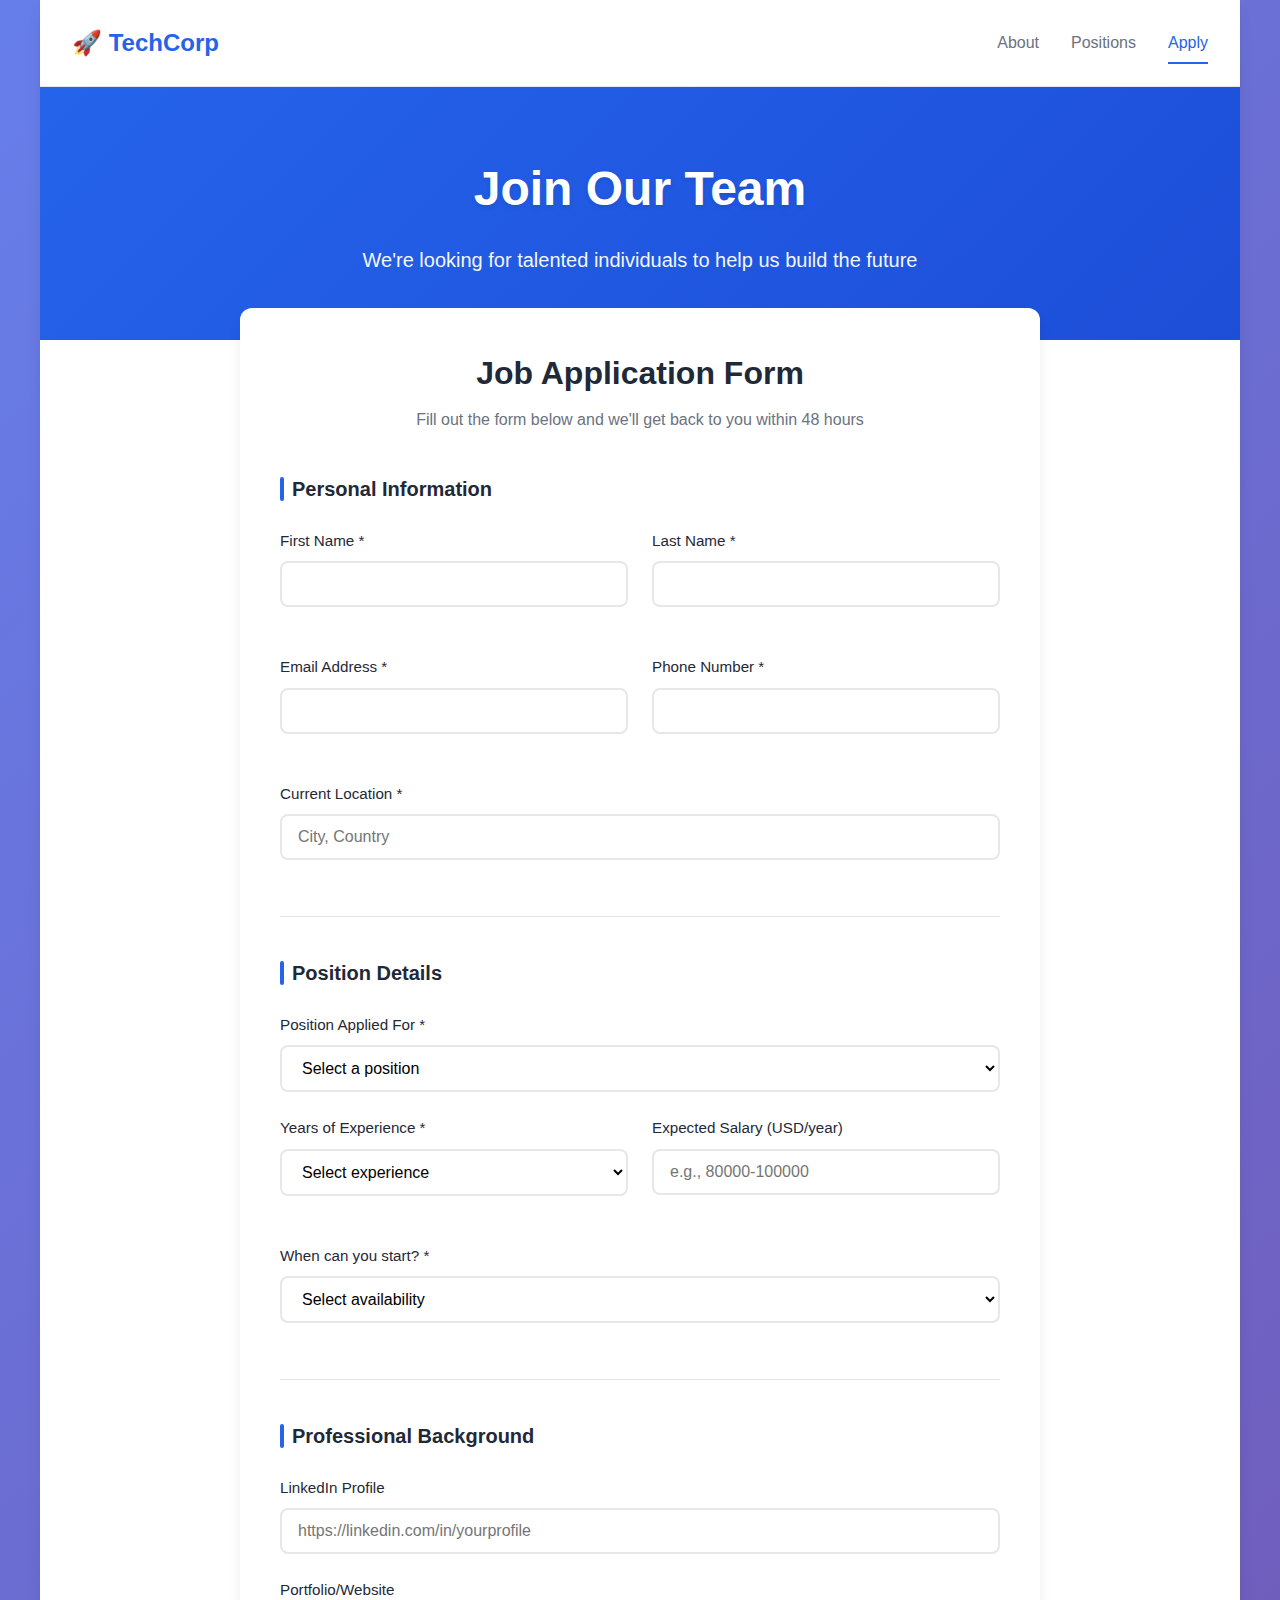
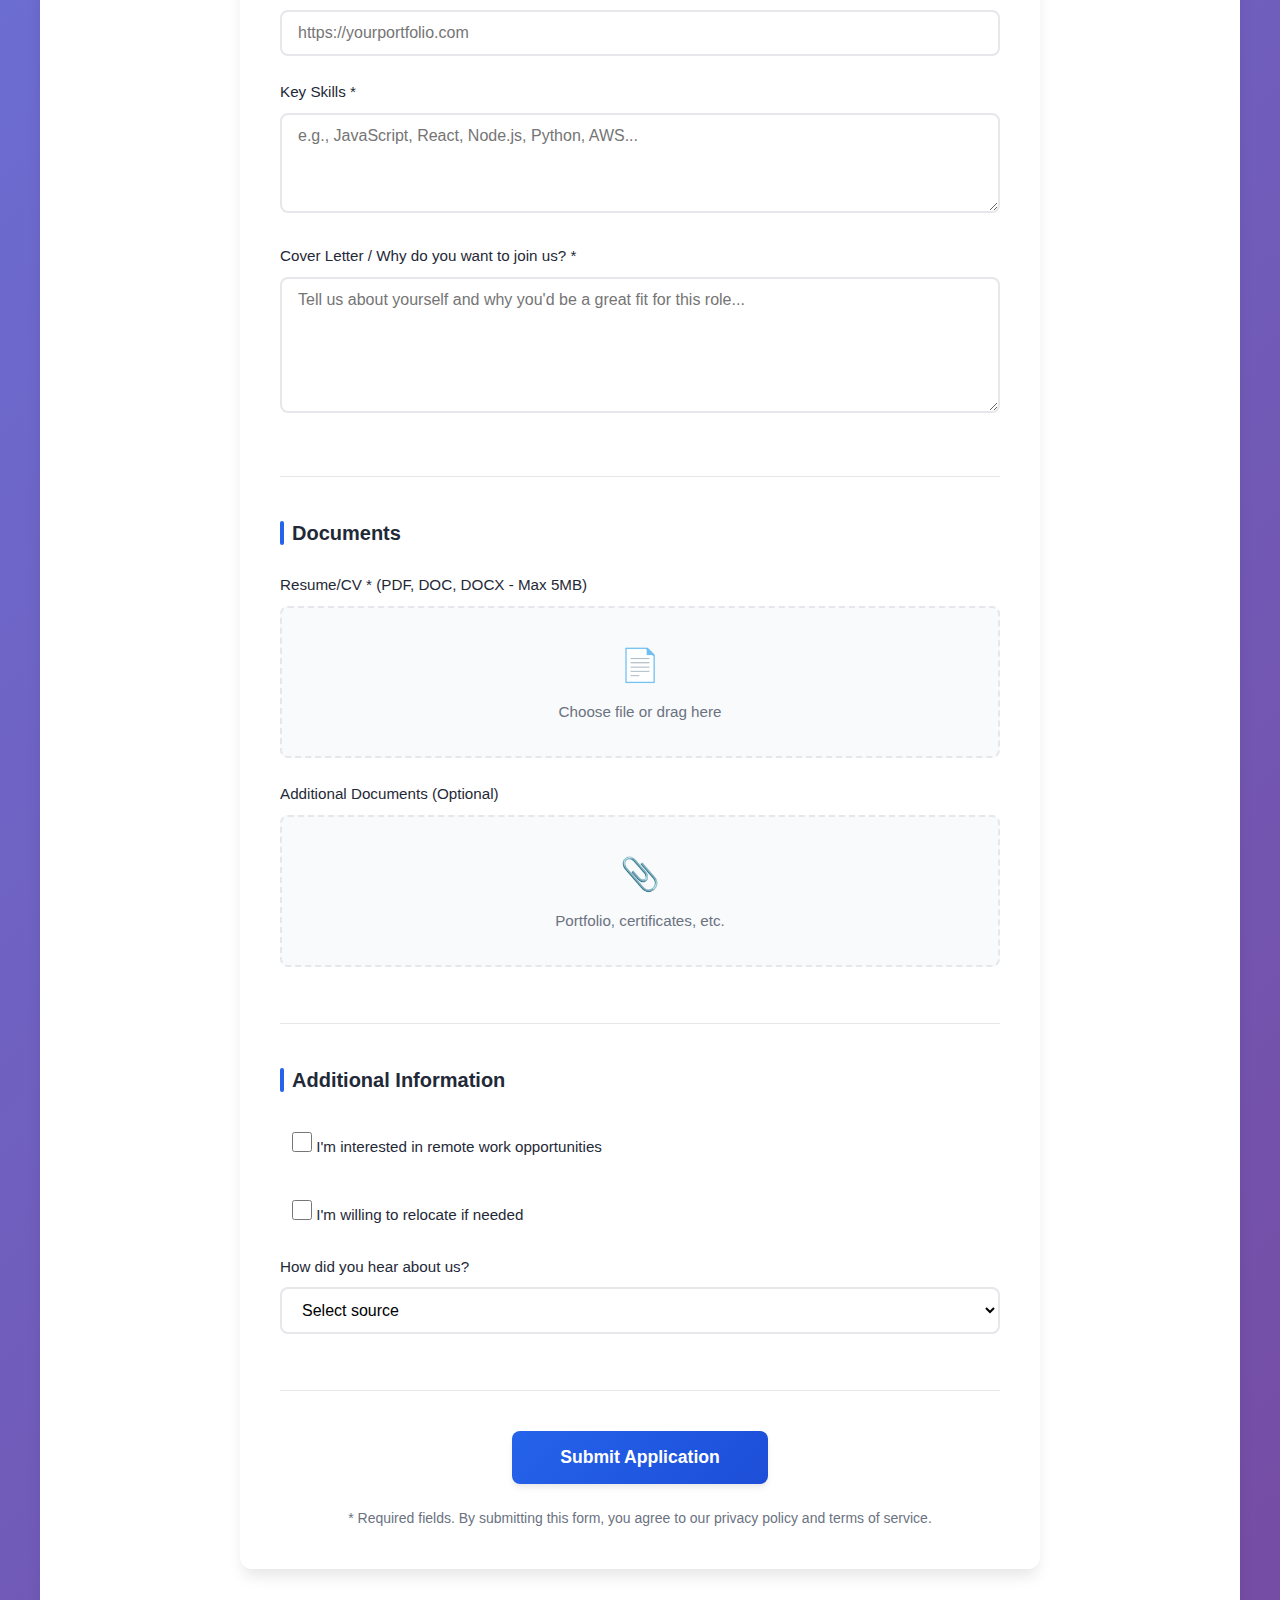
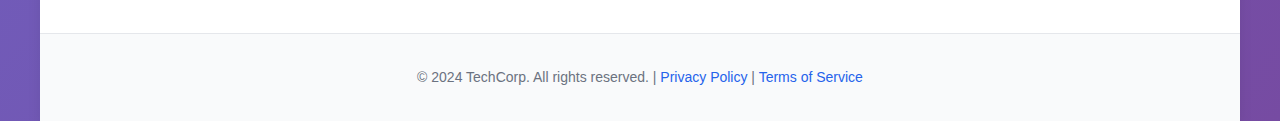
<file: test/index.html>
<!DOCTYPE html>
<html lang="en">

<head>
    <meta charset="UTF-8">
    <meta name="viewport" content="width=device-width, initial-scale=1.0">
    <title>Career Opportunities - Job Application</title>
    <link rel="stylesheet" href="style.css">
</head>

<body>
    <div class="container">
        <header class="header">
            <div class="logo">🚀 TechCorp</div>
            <nav class="nav">
                <a href="#about">About</a>
                <a href="#positions">Positions</a>
                <a href="#apply" class="active">Apply</a>
            </nav>
        </header>

        <main class="main-content">
            <div class="hero-section">
                <h1 class="hero-title">Join Our Team</h1>
                <p class="hero-subtitle">We're looking for talented individuals to help us build the future</p>
            </div>

            <div class="form-container">
                <div class="form-header">
                    <h2>Job Application Form</h2>
                    <p>Fill out the form below and we'll get back to you within 48 hours</p>
                </div>

                <div id="alert-container"></div>

                <form id="application-form" class="application-form" enctype="multipart/form-data">
                    <!-- Personal Information -->
                    <div class="form-section">
                        <h3 class="section-title">Personal Information</h3>

                        <div class="form-row">
                            <div class="form-group">
                                <label for="firstName">First Name *</label>
                                <input type="text" id="firstName" name="first_name" required>
                            </div>
                            <div class="form-group">
                                <label for="lastName">Last Name *</label>
                                <input type="text" id="lastName" name="last_name" required>
                            </div>
                        </div>

                        <div class="form-row">
                            <div class="form-group">
                                <label for="email">Email Address *</label>
                                <input type="email" id="email" name="email" required>
                            </div>
                            <div class="form-group">
                                <label for="phone">Phone Number *</label>
                                <input type="tel" id="phone" name="phone" required>
                            </div>
                        </div>

                        <div class="form-group">
                            <label for="location">Current Location *</label>
                            <input type="text" id="location" name="location" placeholder="City, Country" required>
                        </div>
                    </div>

                    <!-- Position Details -->
                    <div class="form-section">
                        <h3 class="section-title">Position Details</h3>

                        <div class="form-group">
                            <label for="position">Position Applied For *</label>
                            <select id="position" name="position" required>
                                <option value="">Select a position</option>
                                <option value="Senior Software Engineer">Senior Software Engineer</option>
                                <option value="Frontend Developer">Frontend Developer</option>
                                <option value="Backend Developer">Backend Developer</option>
                                <option value="Full Stack Developer">Full Stack Developer</option>
                                <option value="DevOps Engineer">DevOps Engineer</option>
                                <option value="Product Manager">Product Manager</option>
                                <option value="UI/UX Designer">UI/UX Designer</option>
                                <option value="Data Scientist">Data Scientist</option>
                                <option value="Marketing Manager">Marketing Manager</option>
                            </select>
                        </div>

                        <div class="form-row">
                            <div class="form-group">
                                <label for="experience">Years of Experience *</label>
                                <select id="experience" name="years_of_experience" required>
                                    <option value="">Select experience</option>
                                    <option value="0-1">0-1 years</option>
                                    <option value="1-3">1-3 years</option>
                                    <option value="3-5">3-5 years</option>
                                    <option value="5-10">5-10 years</option>
                                    <option value="10+">10+ years</option>
                                </select>
                            </div>
                            <div class="form-group">
                                <label for="salary">Expected Salary (USD/year)</label>
                                <input type="text" id="salary" name="expected_salary" placeholder="e.g., 80000-100000">
                            </div>
                        </div>

                        <div class="form-group">
                            <label for="availability">When can you start? *</label>
                            <select id="availability" name="availability" required>
                                <option value="">Select availability</option>
                                <option value="Immediately">Immediately</option>
                                <option value="2 weeks">2 weeks notice</option>
                                <option value="1 month">1 month notice</option>
                                <option value="2-3 months">2-3 months</option>
                            </select>
                        </div>
                    </div>

                    <!-- Professional Background -->
                    <div class="form-section">
                        <h3 class="section-title">Professional Background</h3>

                        <div class="form-group">
                            <label for="linkedin">LinkedIn Profile</label>
                            <input type="url" id="linkedin" name="linkedin_url"
                                placeholder="https://linkedin.com/in/yourprofile">
                        </div>

                        <div class="form-group">
                            <label for="portfolio">Portfolio/Website</label>
                            <input type="url" id="portfolio" name="portfolio_url"
                                placeholder="https://yourportfolio.com">
                        </div>

                        <div class="form-group">
                            <label for="skills">Key Skills *</label>
                            <textarea id="skills" name="key_skills" rows="3"
                                placeholder="e.g., JavaScript, React, Node.js, Python, AWS..." required></textarea>
                        </div>

                        <div class="form-group">
                            <label for="coverLetter">Cover Letter / Why do you want to join us? *</label>
                            <textarea id="coverLetter" name="cover_letter" rows="6"
                                placeholder="Tell us about yourself and why you'd be a great fit for this role..."
                                required></textarea>
                        </div>
                    </div>

                    <!-- Documents -->
                    <div class="form-section">
                        <h3 class="section-title">Documents</h3>

                        <div class="form-group">
                            <label for="resume">Resume/CV * (PDF, DOC, DOCX - Max 5MB)</label>
                            <div class="file-input-wrapper">
                                <input type="file" id="resume" name="resume" accept=".pdf,.doc,.docx" required>
                                <div class="file-input-display">
                                    <span class="file-icon">📄</span>
                                    <span class="file-text">Choose file or drag here</span>
                                </div>
                            </div>
                        </div>

                        <div class="form-group">
                            <label for="additional">Additional Documents (Optional)</label>
                            <div class="file-input-wrapper">
                                <input type="file" id="additional" name="additional_documents" accept=".pdf,.doc,.docx">
                                <div class="file-input-display">
                                    <span class="file-icon">📎</span>
                                    <span class="file-text">Portfolio, certificates, etc.</span>
                                </div>
                            </div>
                        </div>
                    </div>

                    <!-- Additional Information -->
                    <div class="form-section">
                        <h3 class="section-title">Additional Information</h3>

                        <div class="form-group checkbox-group">
                            <label class="checkbox-label">
                                <input type="checkbox" name="remote_work" value="yes">
                                <span>I'm interested in remote work opportunities</span>
                            </label>
                        </div>

                        <div class="form-group checkbox-group">
                            <label class="checkbox-label">
                                <input type="checkbox" name="relocation" value="yes">
                                <span>I'm willing to relocate if needed</span>
                            </label>
                        </div>

                        <div class="form-group">
                            <label for="referral">How did you hear about us?</label>
                            <select id="referral" name="referral_source">
                                <option value="">Select source</option>
                                <option value="LinkedIn">LinkedIn</option>
                                <option value="Indeed">Indeed</option>
                                <option value="Company Website">Company Website</option>
                                <option value="Employee Referral">Employee Referral</option>
                                <option value="Job Board">Job Board</option>
                                <option value="Social Media">Social Media</option>
                                <option value="Other">Other</option>
                            </select>
                        </div>
                    </div>

                    <!-- Submit Button -->
                    <div class="form-actions">
                        <button type="submit" class="submit-btn" id="submitBtn">
                            <span id="submitText">Submit Application</span>
                            <span id="submitSpinner" class="spinner hidden">Submitting...</span>
                        </button>
                    </div>

                    <p class="form-note">
                        * Required fields. By submitting this form, you agree to our privacy policy and terms of
                        service.
                    </p>
                </form>
            </div>
        </main>

        <footer class="footer">
            <p>&copy; 2024 TechCorp. All rights reserved. | <a href="#privacy">Privacy Policy</a> | <a
                    href="#terms">Terms of Service</a></p>
        </footer>
    </div>

    <script src="script.js"></script>
</body>

</html>
</file>
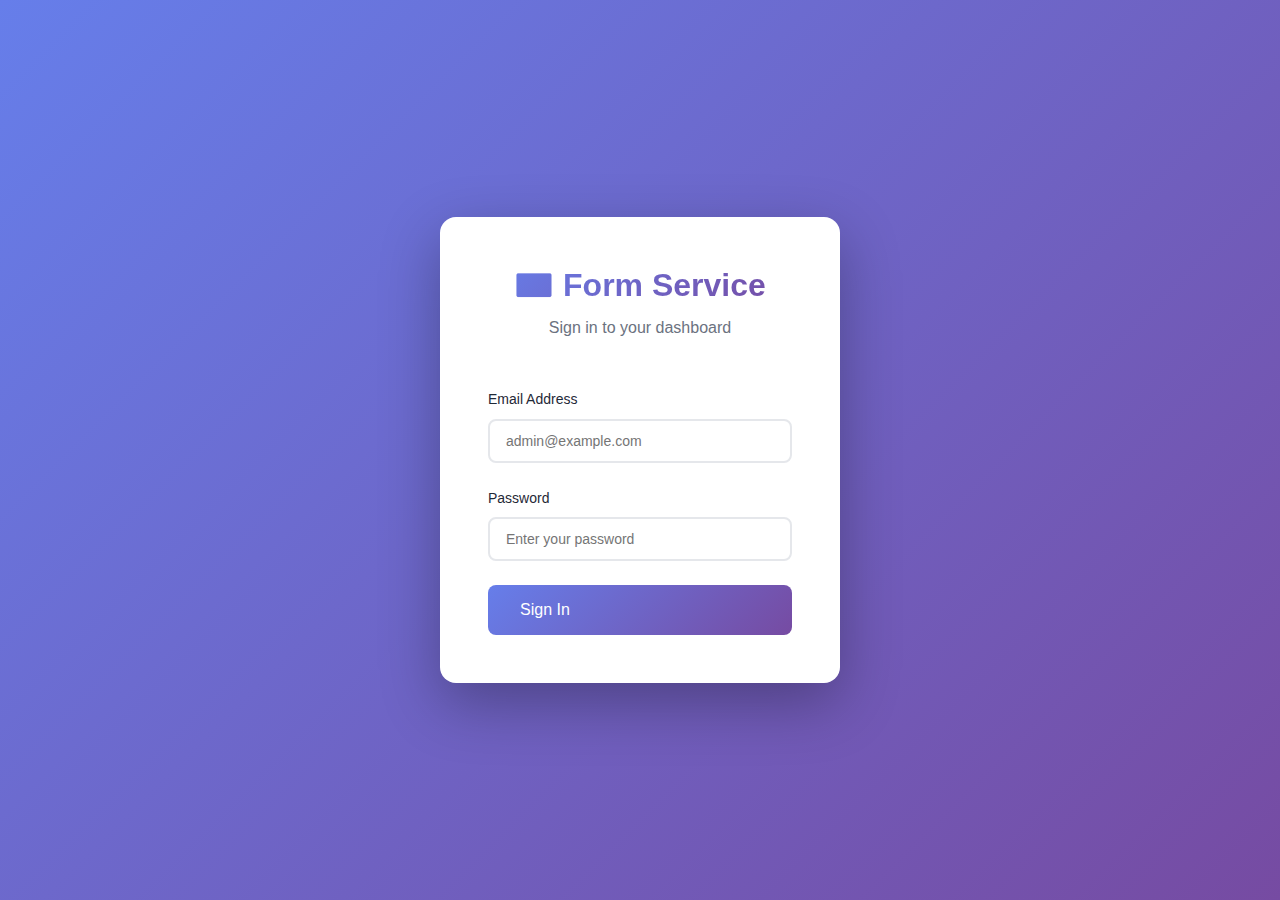
<file: templates/login.html>
<!DOCTYPE html>
<html lang="en">
<head>
    <meta charset="UTF-8">
    <meta name="viewport" content="width=device-width, initial-scale=1.0">
    <title>Login - Form Service</title>
    <link rel="stylesheet" href="/static/css/style.css">
</head>
<body>
    <div class="login-container">
        <div class="login-card">
            <div class="login-header">
                <h1 class="login-title">📧 Form Service</h1>
                <p class="text-muted">Sign in to your dashboard</p>
            </div>

            <div id="alert-container"></div>

            <form id="login-form">
                <div class="form-group">
                    <label class="form-label" for="email">Email Address</label>
                    <input 
                        type="email" 
                        id="email" 
                        class="form-input" 
                        placeholder="admin@example.com"
                        required
                    >
                </div>

                <div class="form-group">
                    <label class="form-label" for="password">Password</label>
                    <input 
                        type="password" 
                        id="password" 
                        class="form-input" 
                        placeholder="Enter your password"
                        required
                    >
                </div>

                <button type="submit" class="btn btn-primary btn-lg" style="width: 100%;">
                    <span id="login-text">Sign In</span>
                    <span id="login-spinner" class="hidden">Signing in...</span>
                </button>
            </form>
        </div>
    </div>

    <script src="/static/js/auth.js"></script>
</body>
</html>
</file>
<file: test/style.css>
/* Modern Job Application Form Styles */

:root {
    --primary-color: #2563eb;
    --primary-dark: #1d4ed8;
    --secondary-color: #10b981;
    --text-primary: #1f2937;
    --text-secondary: #6b7280;
    --bg-primary: #ffffff;
    --bg-secondary: #f9fafb;
    --border-color: #e5e7eb;
    --error-color: #ef4444;
    --success-color: #10b981;
    --shadow-sm: 0 1px 2px 0 rgba(0, 0, 0, 0.05);
    --shadow-md: 0 4px 6px -1px rgba(0, 0, 0, 0.1);
    --shadow-lg: 0 10px 15px -3px rgba(0, 0, 0, 0.1);
    --radius-sm: 0.375rem;
    --radius-md: 0.5rem;
    --radius-lg: 0.75rem;
}

* {
    margin: 0;
    padding: 0;
    box-sizing: border-box;
}

body {
    font-family: 'Inter', -apple-system, BlinkMacSystemFont, 'Segoe UI', Roboto, sans-serif;
    background: linear-gradient(135deg, #667eea 0%, #764ba2 100%);
    color: var(--text-primary);
    line-height: 1.6;
    min-height: 100vh;
}

.container {
    max-width: 1200px;
    margin: 0 auto;
    background: var(--bg-primary);
    min-height: 100vh;
    box-shadow: var(--shadow-lg);
}

/* Header */
.header {
    background: var(--bg-primary);
    padding: 1.5rem 2rem;
    display: flex;
    justify-content: space-between;
    align-items: center;
    border-bottom: 1px solid var(--border-color);
    box-shadow: var(--shadow-sm);
}

.logo {
    font-size: 1.5rem;
    font-weight: 700;
    color: var(--primary-color);
}

.nav {
    display: flex;
    gap: 2rem;
}

.nav a {
    text-decoration: none;
    color: var(--text-secondary);
    font-weight: 500;
    transition: color 0.3s;
    position: relative;
}

.nav a:hover,
.nav a.active {
    color: var(--primary-color);
}

.nav a.active::after {
    content: '';
    position: absolute;
    bottom: -0.5rem;
    left: 0;
    right: 0;
    height: 2px;
    background: var(--primary-color);
}

/* Hero Section */
.hero-section {
    background: linear-gradient(135deg, var(--primary-color) 0%, var(--primary-dark) 100%);
    color: white;
    padding: 4rem 2rem;
    text-align: center;
}

.hero-title {
    font-size: 3rem;
    font-weight: 800;
    margin-bottom: 1rem;
    text-shadow: 0 2px 4px rgba(0, 0, 0, 0.1);
}

.hero-subtitle {
    font-size: 1.25rem;
    opacity: 0.95;
    max-width: 600px;
    margin: 0 auto;
}

/* Main Content */
.main-content {
    padding-bottom: 4rem;
}

.form-container {
    max-width: 800px;
    margin: -2rem auto 0;
    background: var(--bg-primary);
    border-radius: var(--radius-lg);
    box-shadow: var(--shadow-lg);
    padding: 2.5rem;
    position: relative;
}

.form-header {
    text-align: center;
    margin-bottom: 2.5rem;
}

.form-header h2 {
    font-size: 2rem;
    color: var(--text-primary);
    margin-bottom: 0.5rem;
}

.form-header p {
    color: var(--text-secondary);
    font-size: 1rem;
}

/* Alert Container */
#alert-container {
    margin-bottom: 1.5rem;
}

.alert {
    padding: 1rem 1.25rem;
    border-radius: var(--radius-md);
    margin-bottom: 1rem;
    display: flex;
    align-items: center;
    gap: 0.75rem;
    animation: slideIn 0.3s ease-out;
}

.alert-success {
    background: #d1fae5;
    color: #065f46;
    border-left: 4px solid var(--success-color);
}

.alert-error {
    background: #fee2e2;
    color: #991b1b;
    border-left: 4px solid var(--error-color);
}

@keyframes slideIn {
    from {
        opacity: 0;
        transform: translateY(-10px);
    }

    to {
        opacity: 1;
        transform: translateY(0);
    }
}

/* Form Sections */
.form-section {
    margin-bottom: 2.5rem;
    padding-bottom: 2rem;
    border-bottom: 1px solid var(--border-color);
}

.form-section:last-of-type {
    border-bottom: none;
}

.section-title {
    font-size: 1.25rem;
    font-weight: 600;
    color: var(--text-primary);
    margin-bottom: 1.5rem;
    display: flex;
    align-items: center;
    gap: 0.5rem;
}

.section-title::before {
    content: '';
    width: 4px;
    height: 1.5rem;
    background: var(--primary-color);
    border-radius: 2px;
}

/* Form Groups */
.form-row {
    display: grid;
    grid-template-columns: 1fr 1fr;
    gap: 1.5rem;
    margin-bottom: 1.5rem;
}

.form-group {
    margin-bottom: 1.5rem;
}

.form-group label {
    display: block;
    font-weight: 500;
    color: var(--text-primary);
    margin-bottom: 0.5rem;
    font-size: 0.95rem;
}

.form-group input[type="text"],
.form-group input[type="email"],
.form-group input[type="tel"],
.form-group input[type="url"],
.form-group select,
.form-group textarea {
    width: 100%;
    padding: 0.75rem 1rem;
    border: 2px solid var(--border-color);
    border-radius: var(--radius-md);
    font-size: 1rem;
    font-family: inherit;
    transition: all 0.3s;
    background: var(--bg-primary);
}

.form-group input:focus,
.form-group select:focus,
.form-group textarea:focus {
    outline: none;
    border-color: var(--primary-color);
    box-shadow: 0 0 0 3px rgba(37, 99, 235, 0.1);
}

.form-group textarea {
    resize: vertical;
    min-height: 100px;
}

/* File Input */
.file-input-wrapper {
    position: relative;
}

.file-input-wrapper input[type="file"] {
    position: absolute;
    opacity: 0;
    width: 100%;
    height: 100%;
    cursor: pointer;
    z-index: 2;
}

.file-input-display {
    border: 2px dashed var(--border-color);
    border-radius: var(--radius-md);
    padding: 2rem;
    text-align: center;
    background: var(--bg-secondary);
    transition: all 0.3s;
}

.file-input-wrapper:hover .file-input-display {
    border-color: var(--primary-color);
    background: rgba(37, 99, 235, 0.05);
}

.file-icon {
    font-size: 2rem;
    display: block;
    margin-bottom: 0.5rem;
}

.file-text {
    color: var(--text-secondary);
    font-size: 0.95rem;
}

/* Checkbox Group */
.checkbox-group {
    margin-bottom: 1rem;
}

.checkbox-label {
    display: flex;
    align-items: center;
    gap: 0.75rem;
    cursor: pointer;
    padding: 0.75rem;
    border-radius: var(--radius-md);
    transition: background 0.3s;
}

.checkbox-label:hover {
    background: var(--bg-secondary);
}

.checkbox-label input[type="checkbox"] {
    width: 1.25rem;
    height: 1.25rem;
    cursor: pointer;
    accent-color: var(--primary-color);
}

.checkbox-label span {
    color: var(--text-primary);
    font-size: 0.95rem;
}

/* Form Actions */
.form-actions {
    margin-top: 2rem;
    text-align: center;
}

.submit-btn {
    background: linear-gradient(135deg, var(--primary-color) 0%, var(--primary-dark) 100%);
    color: white;
    border: none;
    padding: 1rem 3rem;
    font-size: 1.1rem;
    font-weight: 600;
    border-radius: var(--radius-md);
    cursor: pointer;
    transition: all 0.3s;
    box-shadow: var(--shadow-md);
    min-width: 250px;
}

.submit-btn:hover {
    transform: translateY(-2px);
    box-shadow: var(--shadow-lg);
}

.submit-btn:active {
    transform: translateY(0);
}

.submit-btn:disabled {
    opacity: 0.6;
    cursor: not-allowed;
    transform: none;
}

.spinner {
    display: inline-block;
}

.hidden {
    display: none;
}

.form-note {
    text-align: center;
    color: var(--text-secondary);
    font-size: 0.875rem;
    margin-top: 1.5rem;
    line-height: 1.5;
}

/* Footer */
.footer {
    background: var(--bg-secondary);
    padding: 2rem;
    text-align: center;
    border-top: 1px solid var(--border-color);
    color: var(--text-secondary);
    font-size: 0.875rem;
}

.footer a {
    color: var(--primary-color);
    text-decoration: none;
}

.footer a:hover {
    text-decoration: underline;
}

/* Responsive Design */
@media (max-width: 768px) {
    .header {
        flex-direction: column;
        gap: 1rem;
    }

    .hero-title {
        font-size: 2rem;
    }

    .hero-subtitle {
        font-size: 1rem;
    }

    .form-container {
        margin: -1rem 1rem 0;
        padding: 1.5rem;
    }

    .form-row {
        grid-template-columns: 1fr;
        gap: 0;
    }

    .nav {
        gap: 1rem;
    }

    .submit-btn {
        width: 100%;
    }
}

/* Loading Animation */
@keyframes spin {
    to {
        transform: rotate(360deg);
    }
}

.spinner::before {
    content: '⏳';
    animation: spin 1s linear infinite;
    display: inline-block;
}
</file>
<file: static/css/style.css>
/**
 * Modern, elegant styles for the email service dashboard
 * 
 * Author: AI Assistant
 * Created: 2025-12-02
 */

/* ============================================================================
   CSS Variables & Theme
   ============================================================================ */
:root {
    /* Colors */
    --primary: #667eea;
    --primary-dark: #5568d3;
    --primary-light: #7c8ff0;
    --secondary: #764ba2;
    --accent: #f093fb;
    
    --success: #10b981;
    --warning: #f59e0b;
    --error: #ef4444;
    --info: #3b82f6;
    
    --bg-primary: #ffffff;
    --bg-secondary: #f8f9fa;
    --bg-tertiary: #e9ecef;
    
    --text-primary: #1f2937;
    --text-secondary: #6b7280;
    --text-tertiary: #9ca3af;
    
    --border: #e5e7eb;
    --shadow: rgba(0, 0, 0, 0.1);
    --shadow-lg: rgba(0, 0, 0, 0.15);
    
    /* Spacing */
    --spacing-xs: 0.5rem;
    --spacing-sm: 0.75rem;
    --spacing-md: 1rem;
    --spacing-lg: 1.5rem;
    --spacing-xl: 2rem;
    --spacing-2xl: 3rem;
    
    /* Border radius */
    --radius-sm: 0.375rem;
    --radius-md: 0.5rem;
    --radius-lg: 0.75rem;
    --radius-xl: 1rem;
    
    /* Transitions */
    --transition: all 0.3s cubic-bezier(0.4, 0, 0.2, 1);
}

/* ============================================================================
   Reset & Base Styles
   ============================================================================ */
* {
    margin: 0;
    padding: 0;
    box-sizing: border-box;
}

body {
    font-family: -apple-system, BlinkMacSystemFont, 'Segoe UI', Roboto, 'Helvetica Neue', Arial, sans-serif;
    font-size: 16px;
    line-height: 1.6;
    color: var(--text-primary);
    background: var(--bg-secondary);
    -webkit-font-smoothing: antialiased;
    -moz-osx-font-smoothing: grayscale;
}

/* ============================================================================
   Typography
   ============================================================================ */
h1, h2, h3, h4, h5, h6 {
    font-weight: 600;
    line-height: 1.3;
    color: var(--text-primary);
}

h1 { font-size: 2.25rem; }
h2 { font-size: 1.875rem; }
h3 { font-size: 1.5rem; }
h4 { font-size: 1.25rem; }
h5 { font-size: 1.125rem; }
h6 { font-size: 1rem; }

p {
    margin-bottom: var(--spacing-md);
}

a {
    color: var(--primary);
    text-decoration: none;
    transition: var(--transition);
}

a:hover {
    color: var(--primary-dark);
}

/* ============================================================================
   Layout
   ============================================================================ */
.container {
    max-width: 1200px;
    margin: 0 auto;
    padding: 0 var(--spacing-lg);
}

.container-fluid {
    width: 100%;
    padding: 0 var(--spacing-lg);
}

/* ============================================================================
   Navigation
   ============================================================================ */
.navbar {
    background: linear-gradient(135deg, var(--primary) 0%, var(--secondary) 100%);
    color: white;
    padding: var(--spacing-lg) 0;
    box-shadow: 0 4px 6px var(--shadow);
    position: sticky;
    top: 0;
    z-index: 1000;
}

.navbar-content {
    display: flex;
    justify-content: space-between;
    align-items: center;
}

.navbar-brand {
    font-size: 1.5rem;
    font-weight: 700;
    color: white;
    display: flex;
    align-items: center;
    gap: var(--spacing-sm);
}

.navbar-brand:hover {
    color: white;
    opacity: 0.9;
}

.navbar-menu {
    display: flex;
    gap: var(--spacing-lg);
    align-items: center;
    list-style: none;
}

.navbar-menu a {
    color: white;
    font-weight: 500;
    padding: var(--spacing-sm) var(--spacing-md);
    border-radius: var(--radius-md);
    transition: var(--transition);
}

.navbar-menu a:hover {
    background: rgba(255, 255, 255, 0.1);
    color: white;
}

.navbar-menu a.active {
    background: rgba(255, 255, 255, 0.2);
}

/* ============================================================================
   Cards
   ============================================================================ */
.card {
    background: var(--bg-primary);
    border-radius: var(--radius-lg);
    box-shadow: 0 1px 3px var(--shadow);
    padding: var(--spacing-xl);
    transition: var(--transition);
}

.card:hover {
    box-shadow: 0 4px 12px var(--shadow-lg);
    transform: translateY(-2px);
}

.card-header {
    margin-bottom: var(--spacing-lg);
    padding-bottom: var(--spacing-md);
    border-bottom: 2px solid var(--bg-tertiary);
}

.card-title {
    font-size: 1.5rem;
    font-weight: 600;
    color: var(--text-primary);
    margin-bottom: var(--spacing-xs);
}

.card-subtitle {
    color: var(--text-secondary);
    font-size: 0.875rem;
}

.card-body {
    margin-bottom: var(--spacing-lg);
}

.card-footer {
    padding-top: var(--spacing-md);
    border-top: 1px solid var(--border);
    display: flex;
    justify-content: space-between;
    align-items: center;
}

/* ============================================================================
   Stat Cards
   ============================================================================ */
.stats-grid {
    display: grid;
    grid-template-columns: repeat(auto-fit, minmax(250px, 1fr));
    gap: var(--spacing-lg);
    margin-bottom: var(--spacing-2xl);
}

.stat-card {
    background: linear-gradient(135deg, var(--primary) 0%, var(--secondary) 100%);
    color: white;
    padding: var(--spacing-xl);
    border-radius: var(--radius-lg);
    box-shadow: 0 4px 12px var(--shadow-lg);
    transition: var(--transition);
}

.stat-card:hover {
    transform: translateY(-4px);
    box-shadow: 0 8px 20px var(--shadow-lg);
}

.stat-icon {
    font-size: 2.5rem;
    margin-bottom: var(--spacing-md);
    opacity: 0.9;
}

.stat-value {
    font-size: 2.5rem;
    font-weight: 700;
    margin-bottom: var(--spacing-xs);
}

.stat-label {
    font-size: 0.875rem;
    opacity: 0.9;
    text-transform: uppercase;
    letter-spacing: 0.05em;
}

/* ============================================================================
   Buttons
   ============================================================================ */
.btn {
    display: inline-flex;
    align-items: center;
    gap: var(--spacing-xs);
    padding: var(--spacing-sm) var(--spacing-lg);
    font-size: 0.875rem;
    font-weight: 500;
    border: none;
    border-radius: var(--radius-md);
    cursor: pointer;
    transition: var(--transition);
    text-align: center;
    text-decoration: none;
}

.btn:disabled {
    opacity: 0.5;
    cursor: not-allowed;
}

.btn-primary {
    background: linear-gradient(135deg, var(--primary) 0%, var(--secondary) 100%);
    color: white;
}

.btn-primary:hover:not(:disabled) {
    transform: translateY(-2px);
    box-shadow: 0 4px 12px var(--shadow-lg);
}

.btn-secondary {
    background: var(--bg-tertiary);
    color: var(--text-primary);
}

.btn-secondary:hover:not(:disabled) {
    background: var(--border);
}

.btn-success {
    background: var(--success);
    color: white;
}

.btn-danger {
    background: var(--error);
    color: white;
}

.btn-sm {
    padding: var(--spacing-xs) var(--spacing-md);
    font-size: 0.75rem;
}

.btn-lg {
    padding: var(--spacing-md) var(--spacing-xl);
    font-size: 1rem;
}

/* ============================================================================
   Forms
   ============================================================================ */
.form-group {
    margin-bottom: var(--spacing-lg);
}

.form-label {
    display: block;
    margin-bottom: var(--spacing-xs);
    font-weight: 500;
    color: var(--text-primary);
    font-size: 0.875rem;
}

.form-input,
.form-textarea,
.form-select {
    width: 100%;
    padding: var(--spacing-sm) var(--spacing-md);
    font-size: 0.875rem;
    border: 2px solid var(--border);
    border-radius: var(--radius-md);
    transition: var(--transition);
    font-family: inherit;
}

.form-input:focus,
.form-textarea:focus,
.form-select:focus {
    outline: none;
    border-color: var(--primary);
    box-shadow: 0 0 0 3px rgba(102, 126, 234, 0.1);
}

.form-textarea {
    resize: vertical;
    min-height: 100px;
}

.form-help {
    display: block;
    margin-top: var(--spacing-xs);
    font-size: 0.75rem;
    color: var(--text-secondary);
}

/* ============================================================================
   Table
   ============================================================================ */
.table-container {
    overflow-x: auto;
    border-radius: var(--radius-lg);
    box-shadow: 0 1px 3px var(--shadow);
}

.table {
    width: 100%;
    border-collapse: collapse;
    background: var(--bg-primary);
}

.table thead {
    background: var(--bg-tertiary);
}

.table th {
    padding: var(--spacing-md);
    text-align: left;
    font-weight: 600;
    font-size: 0.75rem;
    text-transform: uppercase;
    letter-spacing: 0.05em;
    color: var(--text-secondary);
}

.table td {
    padding: var(--spacing-md);
    border-top: 1px solid var(--border);
}

.table tbody tr {
    transition: var(--transition);
}

.table tbody tr:hover {
    background: var(--bg-secondary);
}

/* ============================================================================
   Modal
   ============================================================================ */
.modal {
    display: none;
    position: fixed;
    top: 0;
    left: 0;
    width: 100%;
    height: 100%;
    background: rgba(0, 0, 0, 0.5);
    z-index: 2000;
    align-items: center;
    justify-content: center;
    backdrop-filter: blur(4px);
}

.modal.active {
    display: flex;
}

.modal-content {
    background: var(--bg-primary);
    border-radius: var(--radius-xl);
    max-width: 600px;
    width: 90%;
    max-height: 90vh;
    overflow-y: auto;
    box-shadow: 0 20px 60px rgba(0, 0, 0, 0.3);
    animation: modalSlideIn 0.3s ease-out;
}

@keyframes modalSlideIn {
    from {
        opacity: 0;
        transform: translateY(-20px);
    }
    to {
        opacity: 1;
        transform: translateY(0);
    }
}

.modal-header {
    padding: var(--spacing-xl);
    border-bottom: 1px solid var(--border);
    display: flex;
    justify-content: space-between;
    align-items: center;
}

.modal-title {
    font-size: 1.5rem;
    font-weight: 600;
}

.modal-close {
    background: none;
    border: none;
    font-size: 1.5rem;
    cursor: pointer;
    color: var(--text-secondary);
    transition: var(--transition);
}

.modal-close:hover {
    color: var(--text-primary);
}

.modal-body {
    padding: var(--spacing-xl);
}

.modal-footer {
    padding: var(--spacing-xl);
    border-top: 1px solid var(--border);
    display: flex;
    justify-content: flex-end;
    gap: var(--spacing-md);
}

/* ============================================================================
   Alerts
   ============================================================================ */
.alert {
    padding: var(--spacing-md) var(--spacing-lg);
    border-radius: var(--radius-md);
    margin-bottom: var(--spacing-lg);
    display: flex;
    align-items: center;
    gap: var(--spacing-md);
}

.alert-success {
    background: rgba(16, 185, 129, 0.1);
    color: var(--success);
    border-left: 4px solid var(--success);
}

.alert-error {
    background: rgba(239, 68, 68, 0.1);
    color: var(--error);
    border-left: 4px solid var(--error);
}

.alert-warning {
    background: rgba(245, 158, 11, 0.1);
    color: var(--warning);
    border-left: 4px solid var(--warning);
}

.alert-info {
    background: rgba(59, 130, 246, 0.1);
    color: var(--info);
    border-left: 4px solid var(--info);
}

/* ============================================================================
   Badge
   ============================================================================ */
.badge {
    display: inline-flex;
    align-items: center;
    padding: 0.25rem 0.75rem;
    font-size: 0.75rem;
    font-weight: 500;
    border-radius: 9999px;
}

.badge-success {
    background: rgba(16, 185, 129, 0.1);
    color: var(--success);
}

.badge-error {
    background: rgba(239, 68, 68, 0.1);
    color: var(--error);
}

.badge-warning {
    background: rgba(245, 158, 11, 0.1);
    color: var(--warning);
}

.badge-info {
    background: rgba(59, 130, 246, 0.1);
    color: var(--info);
}

/* ============================================================================
   Utility Classes
   ============================================================================ */
.text-center { text-align: center; }
.text-right { text-align: right; }
.text-muted { color: var(--text-secondary); }
.text-small { font-size: 0.875rem; }

.mt-1 { margin-top: var(--spacing-xs); }
.mt-2 { margin-top: var(--spacing-md); }
.mt-3 { margin-top: var(--spacing-lg); }
.mt-4 { margin-top: var(--spacing-xl); }

.mb-1 { margin-bottom: var(--spacing-xs); }
.mb-2 { margin-bottom: var(--spacing-md); }
.mb-3 { margin-bottom: var(--spacing-lg); }
.mb-4 { margin-bottom: var(--spacing-xl); }

.flex { display: flex; }
.flex-col { flex-direction: column; }
.items-center { align-items: center; }
.justify-between { justify-content: space-between; }
.gap-2 { gap: var(--spacing-md); }

.hidden { display: none; }

/* ============================================================================
   Loading Spinner
   ============================================================================ */
.spinner {
    border: 3px solid var(--border);
    border-top: 3px solid var(--primary);
    border-radius: 50%;
    width: 40px;
    height: 40px;
    animation: spin 1s linear infinite;
}

@keyframes spin {
    0% { transform: rotate(0deg); }
    100% { transform: rotate(360deg); }
}

/* ============================================================================
   Login Page
   ============================================================================ */
.login-container {
    min-height: 100vh;
    display: flex;
    align-items: center;
    justify-content: center;
    background: linear-gradient(135deg, var(--primary) 0%, var(--secondary) 100%);
}

.login-card {
    background: var(--bg-primary);
    border-radius: var(--radius-xl);
    padding: var(--spacing-2xl);
    box-shadow: 0 20px 60px rgba(0, 0, 0, 0.3);
    width: 100%;
    max-width: 400px;
}

.login-header {
    text-align: center;
    margin-bottom: var(--spacing-2xl);
}

.login-title {
    font-size: 2rem;
    margin-bottom: var(--spacing-xs);
    background: linear-gradient(135deg, var(--primary) 0%, var(--secondary) 100%);
    -webkit-background-clip: text;
    -webkit-text-fill-color: transparent;
    background-clip: text;
}

/* ============================================================================
   Responsive Design
   ============================================================================ */
@media (max-width: 768px) {
    .navbar-menu {
        gap: var(--spacing-sm);
    }
    
    .stats-grid {
        grid-template-columns: 1fr;
    }
    
    .card {
        padding: var(--spacing-lg);
    }
    
    .table-container {
        font-size: 0.875rem;
    }
    
    .modal-content {
        width: 95%;
    }
}
</file>
